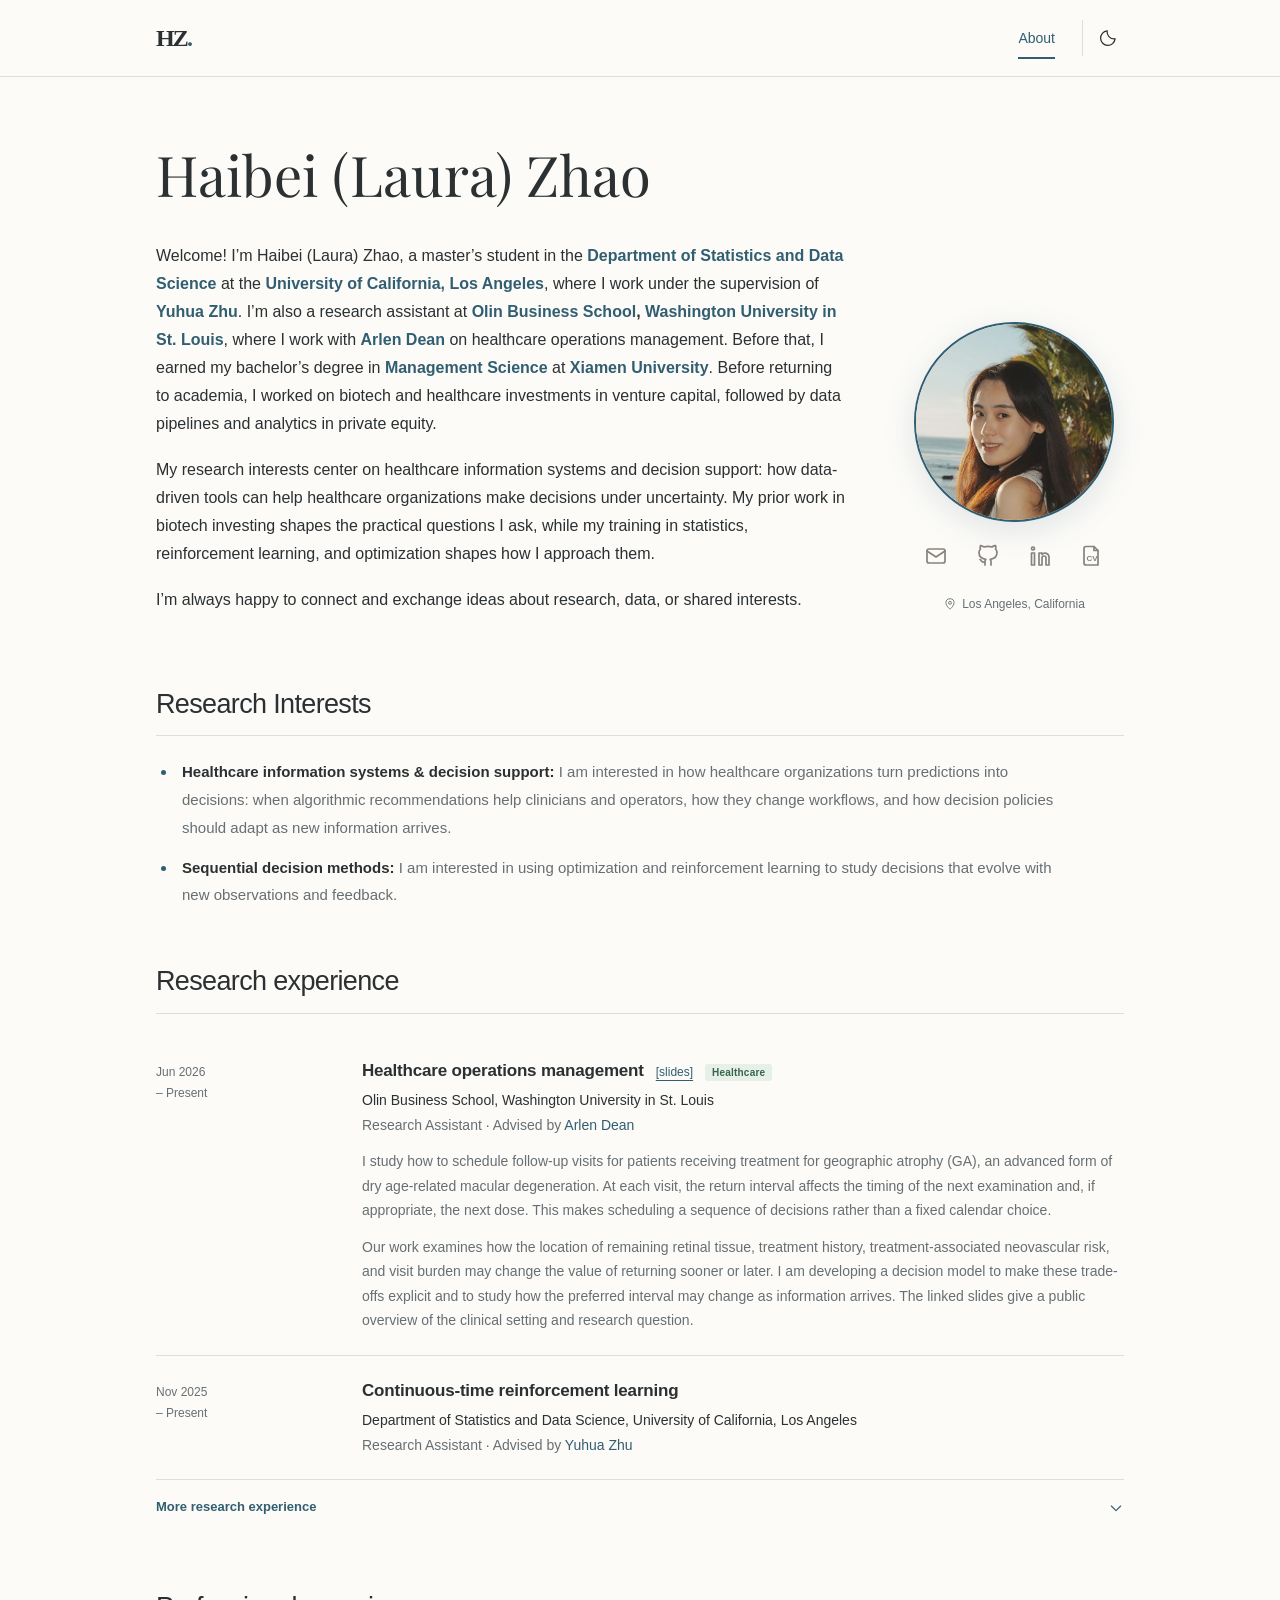
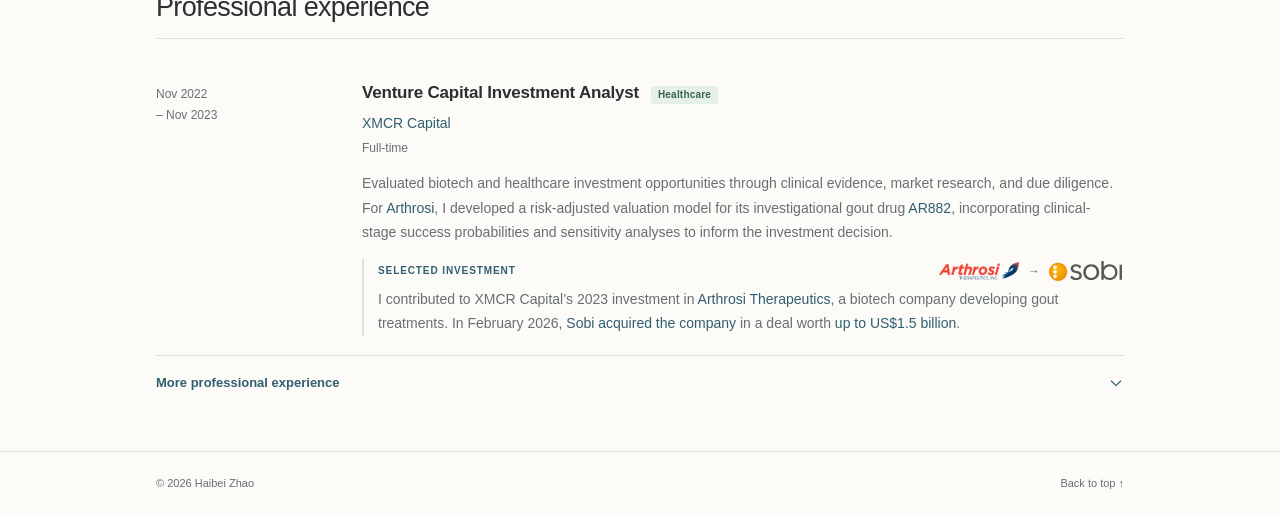
<file: index.html>
<!doctype html>
<html lang="en" data-theme="light">
<head>
  <meta charset="utf-8">
  <meta name="viewport" content="width=device-width, initial-scale=1">
  <meta name="description" content="Haibei Zhao (Laura) is a UCLA statistics and data science master's student and Olin Business School research assistant studying healthcare decision support.">
  <meta name="theme-color" content="#fcfbf8">
  <meta name="google-site-verification" content="x5BuylZTZ8zBfkFLvsP7baR7ZtfeCw0J4Yvt_CWURV0">
  <meta property="og:title" content="Haibei Zhao (Laura) | UCLA Statistics &amp; Healthcare Research">
  <meta property="og:site_name" content="Haibei (Laura) Zhao">
  <meta property="og:description" content="UCLA statistics and data science master's student researching healthcare information systems and decision support.">
  <meta property="og:type" content="website">
  <meta property="og:url" content="https://haibeizhao.com/">
  <link rel="canonical" href="https://haibeizhao.com/">
  <script type="application/ld+json">
  {
    "@context": "https://schema.org",
    "@graph": [
      {
        "@type": "WebSite",
        "@id": "https://haibeizhao.com/#website",
        "name": "Haibei (Laura) Zhao",
        "alternateName": "Haibei Zhao",
        "url": "https://haibeizhao.com/"
      },
      {
        "@type": "Person",
        "@id": "https://haibeizhao.com/#person",
        "name": "Haibei Zhao",
        "alternateName": "Haibei (Laura) Zhao",
        "url": "https://haibeizhao.com/",
        "image": "https://haibeizhao.com/assets/headshot.jpg",
        "sameAs": [
          "https://www.linkedin.com/in/haibei-zhao-486a421a4/",
          "https://github.com/ZhaohaibeiLava"
        ]
      }
    ]
  }
  </script>
  <link rel="icon" href="assets/favicon.svg" type="image/svg+xml">
  <link rel="preload" href="assets/fonts/playfair-display-400.ttf" as="font" type="font/ttf" crossorigin>
  <link rel="stylesheet" href="styles.css?v=public-research-overview-20261111">
  <script src="theme.js"></script>
  <script src="script.js?v=single-page-nav" defer></script>
  <title>Haibei Zhao (Laura) | UCLA Statistics &amp; Healthcare Research</title>
</head>
<body>
  <a class="skip-link" href="#main">Skip to content</a>
  <header class="site-header">
    <div class="header-inner">
      <a class="wordmark" href="#about" aria-label="Haibei Zhao, home">HZ<span>.</span></a>
      <div class="header-controls">
        <nav id="navigation" aria-label="Main navigation">
          <a href="./" aria-current="page">About</a>
        </nav>
        <button class="icon-button theme-toggle" type="button" aria-label="Switch to dark theme" title="Switch theme">
          <svg class="moon" viewBox="0 0 24 24" fill="none" stroke="currentColor" stroke-width="1.5" aria-hidden="true"><path d="M20.5 13.1A8.7 8.7 0 0 1 10.9 3.5 8.7 8.7 0 1 0 20.5 13.1Z"/></svg>
          <svg class="sun" viewBox="0 0 24 24" fill="none" stroke="currentColor" stroke-width="1.5" aria-hidden="true"><circle cx="12" cy="12" r="4"/><path d="M12 2v2m0 16v2M2 12h2m16 0h2M4.9 4.9l1.4 1.4m11.4 11.4 1.4 1.4M4.9 19.1l1.4-1.4M17.7 6.3l1.4-1.4"/></svg>
        </button>
      </div>
    </div>
  </header>

  <main id="main" class="page">
    <section id="about" class="about section-anchor" aria-labelledby="name">
      <div class="intro-heading">
        <h1 id="name">Haibei (Laura) Zhao</h1>
      </div>
      <div class="intro-layout">
        <div class="biography">
          <p>Welcome! I’m Haibei (Laura) Zhao, a master’s student in the <strong><a href="https://statistics.ucla.edu/" target="_blank" rel="noopener noreferrer">Department of Statistics and Data Science</a></strong> at the <strong><a href="https://www.ucla.edu/" target="_blank" rel="noopener noreferrer">University of California, Los Angeles</a></strong>, where I work under the supervision of <strong><a href="https://www.yuhuazhu.org/" target="_blank" rel="noopener noreferrer">Yuhua Zhu</a></strong>. I’m also a research assistant at <strong><a href="https://olin.washu.edu/" target="_blank" rel="noopener noreferrer">Olin Business School</a>, <a href="https://washu.edu/" target="_blank" rel="noopener noreferrer">Washington University in St. Louis</a></strong>, where I work with <strong><a href="https://arlendean.com/" target="_blank" rel="noopener noreferrer">Arlen Dean</a></strong> on healthcare operations management. Before that, I earned my bachelor’s degree in <strong class="accent-strong">Management Science</strong> at <strong><a href="https://en.xmu.edu.cn/" target="_blank" rel="noopener noreferrer">Xiamen University</a></strong>. Before returning to academia, I worked on biotech and healthcare investments in venture capital, followed by data pipelines and analytics in private equity.</p>
          <p>My research interests center on healthcare information systems and decision support: how data-driven tools can help healthcare organizations make decisions under uncertainty. My prior work in biotech investing shapes the practical questions I ask, while my training in statistics, reinforcement learning, and optimization shapes how I approach them.</p>
          <p>I’m always happy to connect and exchange ideas about research, data, or shared interests.</p>
        </div>
        <aside class="profile" aria-label="At a glance">
          <img class="profile-portrait" src="assets/headshot.jpg" alt="Haibei Zhao" width="1278" height="1276" fetchpriority="high">
          <div class="social-links" role="group" aria-label="Contact links">
            <a class="social-link" href="mailto:haibeizhao@ucla.edu" aria-label="Email Haibei Zhao" title="haibeizhao@ucla.edu"><svg viewBox="0 0 24 24" fill="none" stroke="currentColor" stroke-width="1.7" stroke-linecap="round" stroke-linejoin="round" aria-hidden="true" focusable="false"><rect x="3" y="5" width="18" height="14" rx="2"/><path d="m3 7 9 6 9-6"/></svg></a>
            <a class="social-link" href="https://github.com/ZhaohaibeiLava" aria-label="Haibei Zhao on GitHub" title="GitHub" target="_blank" rel="noopener noreferrer"><svg viewBox="0 0 24 24" fill="none" stroke="currentColor" stroke-width="1.7" stroke-linecap="round" stroke-linejoin="round" aria-hidden="true" focusable="false"><path d="M9 21v-3.2a3.7 3.7 0 0 1 .8-2.4c-3.3-.4-6.8-1.6-6.8-6.8a5.2 5.2 0 0 1 1.4-3.6 4.8 4.8 0 0 1 .1-3.4s1.1-.3 3.5 1.4a12.5 12.5 0 0 1 8 0c2.4-1.7 3.5-1.4 3.5-1.4a4.8 4.8 0 0 1 .1 3.4A5.2 5.2 0 0 1 21 8.6c0 5.2-3.5 6.4-6.8 6.8a3.7 3.7 0 0 1 .8 2.4V21M9 18c-3.5 1-3.5-2-5-2.5"/></svg></a>
            <a class="social-link" href="https://www.linkedin.com/in/haibei-zhao-486a421a4/" aria-label="Haibei Zhao on LinkedIn" title="LinkedIn" target="_blank" rel="noopener noreferrer"><svg viewBox="0 0 24 24" fill="none" stroke="currentColor" stroke-width="1.7" stroke-linecap="round" stroke-linejoin="round" aria-hidden="true" focusable="false"><circle cx="5" cy="4.5" r="1.5"/><path d="M3.5 9h3v12h-3zM11 9h3v1.5a4 4 0 0 1 7 2.5v8h-3v-7a2 2 0 0 0-4 0v7h-3z"/></svg></a>
            <a class="social-link" href="mailto:haibeizhao@ucla.edu?subject=CV%20request%20via%20website&amp;body=Hello%20Haibei%2C%0A%0AI%20would%20like%20to%20request%20a%20copy%20of%20your%20CV.%0A%0AThank%20you." aria-label="Request Haibei Zhao's CV by email" title="Request CV by email"><svg viewBox="0 0 24 24" fill="none" stroke="currentColor" stroke-width="1.7" stroke-linecap="round" stroke-linejoin="round" aria-hidden="true" focusable="false"><path d="M6 2.5h8l4 4V21H6a2 2 0 0 1-2-2V4.5a2 2 0 0 1 2-2Z"/><path d="M14 2.5v4h4"/><text x="6.4" y="16.5" fill="currentColor" stroke="none" font-family="Arial, sans-serif" font-size="8" font-weight="700">CV</text></svg></a>
          </div>
          <div class="profile-caption">
            <span class="location"><svg viewBox="0 0 24 24" fill="none" stroke="currentColor" stroke-width="1.5" aria-hidden="true"><path d="M19 10c0 5-7 11-7 11S5 15 5 10a7 7 0 1 1 14 0Z"/><circle cx="12" cy="10" r="2.5"/></svg>Los Angeles, California</span>
          </div>
        </aside>
      </div>
    </section>

    <section id="current-focus" class="content-section section-anchor" aria-labelledby="focus-title">
      <div class="section-heading"><h2 id="focus-title">Research Interests</h2></div>
      <ul class="focus-list">
        <li><strong>Healthcare information systems &amp; decision support:</strong> I am interested in how healthcare organizations turn predictions into decisions: when algorithmic recommendations help clinicians and operators, how they change workflows, and how decision policies should adapt as new information arrives.</li>
        <li><strong>Sequential decision methods:</strong> I am interested in using optimization and reinforcement learning to study decisions that evolve with new observations and feedback.</li>
      </ul>
    </section>

    <section id="interests" class="content-section section-anchor research" aria-labelledby="interests-title">
      <div class="section-heading"><h2 id="interests-title">Research experience</h2></div>
      <article class="timeline-row research-row"><div class="date">Jun 2026 <br>– Present</div><div><div class="entry-heading"><h3>Healthcare operations management</h3><a class="research-resource-link" href="research/healthcare-operations.html?v=overview-expanded-20261111d" target="_blank" rel="noopener noreferrer" aria-label="Open public research overview slides for Healthcare operations management" title="Open public research overview slides">[slides]</a><ul class="topic-tags" aria-label="Fields"><li class="topic-tag topic-tag--healthcare">Healthcare</li></ul></div><p class="institution">Olin Business School, Washington University in St. Louis</p><p>Research Assistant · Advised by <a href="https://arlendean.com/" target="_blank" rel="noopener noreferrer">Arlen Dean</a></p><p class="research-detail">I study how to schedule follow-up visits for patients receiving treatment for geographic atrophy (GA), an advanced form of dry age-related macular degeneration. At each visit, the return interval affects the timing of the next examination and, if appropriate, the next dose. This makes scheduling a sequence of decisions rather than a fixed calendar choice.</p><p class="research-detail">Our work examines how the location of remaining retinal tissue, treatment history, treatment-associated neovascular risk, and visit burden may change the value of returning sooner or later. I am developing a decision model to make these trade-offs explicit and to study how the preferred interval may change as information arrives. The linked slides give a public overview of the clinical setting and research question.</p></div></article>
      <article class="timeline-row research-row"><div class="date">Nov 2025 <br>– Present</div><div><div class="entry-heading"><h3>Continuous-time reinforcement learning</h3></div><p class="institution">Department of Statistics and Data Science, University of California, Los Angeles</p><p>Research Assistant · Advised by <a href="https://www.yuhuazhu.org/" target="_blank" rel="noopener noreferrer">Yuhua Zhu</a></p></div></article>
      <details class="entry-disclosure">
        <summary>More research experience <svg viewBox="0 0 24 24" fill="none" stroke="currentColor" stroke-width="1.7" stroke-linecap="round" stroke-linejoin="round" aria-hidden="true" focusable="false"><path d="m5 9 7 7 7-7"/></svg></summary>
        <article class="timeline-row research-row"><div class="date">Jun 2026 <br>– Sep 2026</div><div><div class="entry-heading"><h3>Finance research</h3></div><p class="institution">Olin Business School, Washington University in St. Louis</p><p>Research Assistant · Advised by <a href="https://nishvats.github.io/" target="_blank" rel="noopener noreferrer">Nishant Vats</a></p></div></article>
      </details>
    </section>

    <section id="experience" class="content-section section-anchor" aria-labelledby="experience-title">
      <div class="section-heading"><h2 id="experience-title">Professional experience</h2></div>
      <article class="timeline-row professional-row">
        <div class="date">Nov 2022 <br>– Nov 2023</div>
        <div>
          <div class="entry-heading"><h3>Venture Capital Investment Analyst</h3><ul class="topic-tags" aria-label="Fields"><li class="topic-tag topic-tag--healthcare">Healthcare</li></ul></div>
          <p class="institution"><a href="https://xmcrcapital.cn/" target="_blank" rel="noopener noreferrer">XMCR Capital</a></p>
          <p class="role-meta">Full-time</p>
          <p class="experience-detail">Evaluated biotech and healthcare investment opportunities through clinical evidence, market research, and due diligence. For <a href="https://arthrosi.com/" target="_blank" rel="noopener noreferrer">Arthrosi</a>, I developed a risk-adjusted valuation model for its investigational gout drug <a href="https://arthrosi.com/arthrosi-announces-positive-topline-results-for-ar882-phase-2b-study/" target="_blank" rel="noopener noreferrer">AR882</a>, incorporating clinical-stage success probabilities and sensitivity analyses to inform the investment decision.</p>
          <p class="investment-update"><span class="investment-update-heading"><span class="investment-update-label">Selected investment</span><span class="investment-logos"><a class="investment-logo-link" href="https://arthrosi.com/" target="_blank" rel="noopener noreferrer" aria-label="Visit Arthrosi Therapeutics website"><img src="assets/logos/arthrosi.gif" alt="" width="80" height="18" loading="lazy" decoding="async"></a><span class="investment-logo-arrow" aria-hidden="true">→</span><a class="investment-logo-link" href="https://www.sobi.com/en" target="_blank" rel="noopener noreferrer" aria-label="Visit Sobi website"><img src="assets/logos/sobi.svg" alt="" width="73" height="20" loading="lazy" decoding="async"></a></span></span>I contributed to XMCR Capital’s 2023 investment in <a href="https://arthrosi.com/" rel="noopener noreferrer" target="_blank">Arthrosi Therapeutics</a>, a biotech company developing gout treatments. In February 2026, <a href="https://www.sobi.com/en" rel="noopener noreferrer" target="_blank">Sobi</a> <a href="https://www.sobi.com/en/press-releases/sobi-completes-acquisition-arthrosi-therapeutics-strengthening-pipeline-potential-treatment-gout-2424540" rel="noopener noreferrer" target="_blank">acquired the company</a> in a deal worth <a href="https://www.sobi.com/en/press-releases/sobi-acquire-arthrosi-therapeutics-strengthening-pipeline-potential-treatment-gout-2413046" rel="noopener noreferrer" target="_blank">up to US$1.5 billion</a>.</p>
        </div>
      </article>
      <details class="entry-disclosure">
        <summary>More professional experience <svg viewBox="0 0 24 24" fill="none" stroke="currentColor" stroke-width="1.7" stroke-linecap="round" stroke-linejoin="round" aria-hidden="true" focusable="false"><path d="m5 9 7 7 7-7"/></svg></summary>
        <article class="timeline-row professional-row"><div class="date">Nov 2023 <br>– Apr 2025</div><div><div class="entry-heading"><h3>Private Equity Investment Analyst</h3></div><p class="institution"><a href="https://www.aladdin-assets.com/" target="_blank" rel="noopener noreferrer">Aladdin Capital</a></p><p class="role-meta">Full-time</p></div></article>
        <article class="timeline-row professional-row"><div class="date">Jul 2022 <br>– Oct 2022</div><div><div class="entry-heading"><h3>Investment Banking Summer Intern</h3></div><p class="institution"><a href="https://en.cicc.com/" target="_blank" rel="noopener noreferrer">CICC</a></p><p class="role-meta">Internship</p></div></article>
        <article class="timeline-row professional-row"><div class="date">Dec 2021 <br>– May 2022</div><div><div class="entry-heading"><h3>Private Equity Investment Intern</h3></div><p class="institution"><a href="https://www.cdhfund.com/en/" target="_blank" rel="noopener noreferrer">CDH Investments</a></p><p class="role-meta">Internship</p></div></article>
        <article class="timeline-row professional-row"><div class="date">Sep 2021 <br>– Dec 2021</div><div><div class="entry-heading"><h3>Private Equity Investment Intern</h3></div><p class="institution"><a href="https://ccmc.csc108.com/" target="_blank" rel="noopener noreferrer">China Capital Management</a></p><p class="role-meta">Internship</p></div></article>
      </details>
    </section>

  </main>
  <footer class="site-footer"><div><span>© <span id="year">2026</span> Haibei Zhao</span><a href="#about">Back to top <span aria-hidden="true">↑</span></a></div></footer>
  <!-- Cloudflare Web Analytics -->
  <script type="module" src="https://static.cloudflareinsights.com/beacon.min.js" data-cf-beacon='{"token":"4b3d4e0dda4741c49b52940d77ad7714"}'></script>
  <!-- End Cloudflare Web Analytics -->
</body>
</html>
</file>
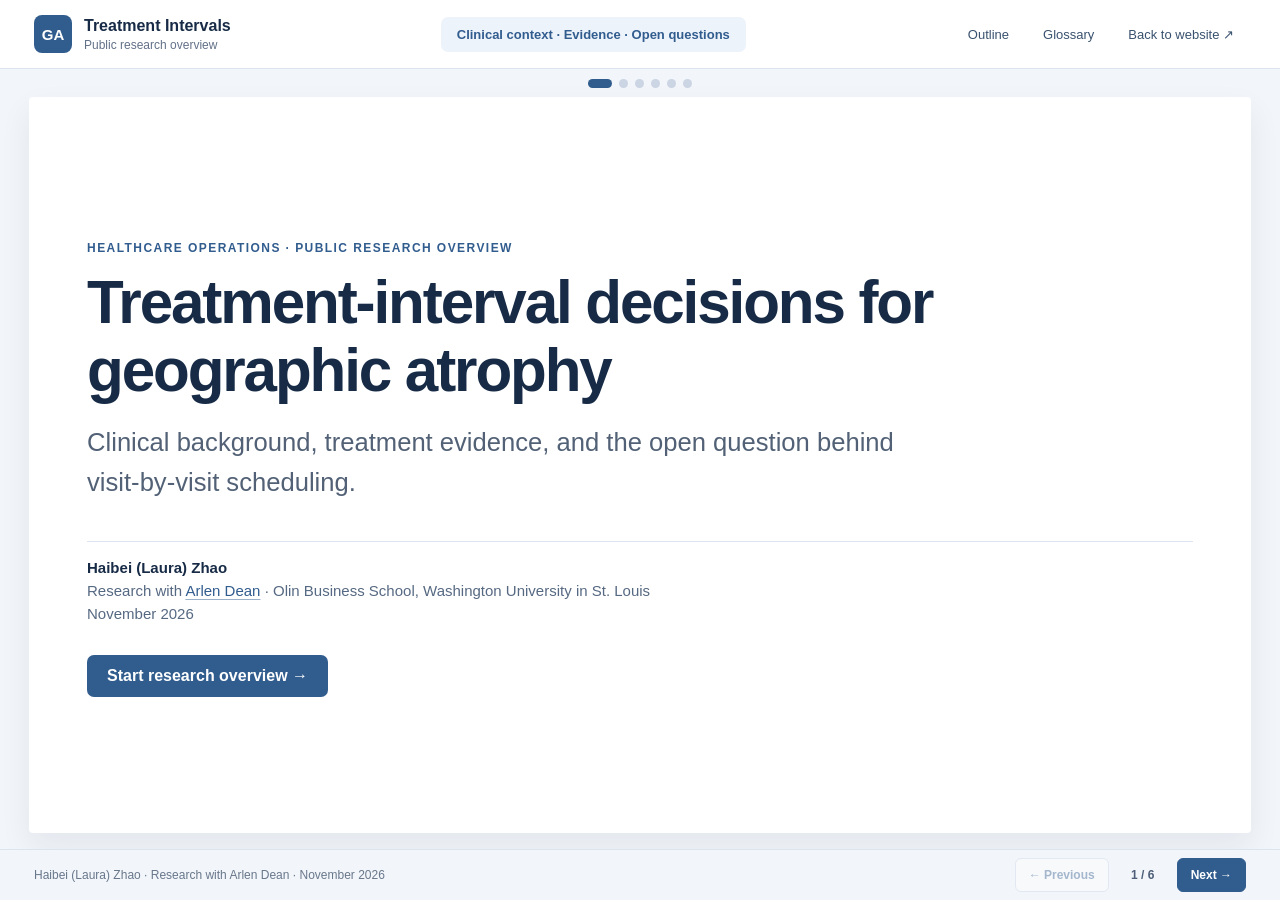
<file: research/healthcare-operations.html>
<!doctype html>
<html lang="en">
<head>
  <meta charset="utf-8">
  <meta name="viewport" content="width=device-width, initial-scale=1">
  <meta name="research-publication" content="overview-only">
  <meta name="description" content="Research overview: clinical context, treatment evidence, and open questions in geographic atrophy visit scheduling. Haibei (Laura) Zhao with Arlen Dean.">
  <meta name="theme-color" content="#f2f5f9">
  <link rel="canonical" href="https://haibeizhao.com/research/healthcare-operations.html">
  <title>Treatment-interval decisions for GA · Research overview</title>
  <style>
    :root{font-family:Inter,-apple-system,BlinkMacSystemFont,"Segoe UI",Arial,sans-serif;color:#172b46;background:#f2f5f9;font-synthesis:none}
    *{box-sizing:border-box}html{scroll-behavior:smooth}body{margin:0;min-width:320px}button{font:inherit}a{color:#315c8e;text-underline-offset:3px;text-decoration-color:#9bb1ca}a:hover{text-decoration-color:currentColor}button:focus-visible,a:focus-visible{outline:3px solid #e5a844;outline-offset:3px}.app{min-height:100svh;display:flex;flex-direction:column}.topbar{min-height:69px;padding:11px clamp(16px,3vw,34px);display:flex;align-items:center;justify-content:space-between;gap:20px;background:white;border-bottom:1px solid #dbe3ee}.brand{display:flex;align-items:center;gap:12px;color:#172b46;text-decoration:none;font-weight:700;font-size:16px;white-space:nowrap}.brand-mark{display:grid;place-items:center;width:38px;height:38px;background:#315c8e;color:white;border-radius:8px;font-size:15px}.brand-text small{display:block;font-size:12px;font-weight:400;color:#627188;margin-top:3px}.head-actions{display:flex;align-items:center;gap:10px}.head-actions button,.head-actions a{border:0;background:transparent;color:#3a526f;font-size:13px;padding:9px 12px;text-decoration:none;cursor:pointer;border-radius:6px}.head-actions button:hover,.head-actions a:hover{background:#edf3fa}.chapter{color:#315c8e;background:#edf3fb;padding:10px 16px;border-radius:7px;font-size:13px;font-weight:650}.dots{display:flex;align-items:center;justify-content:center;gap:7px;height:28px}.dot{width:9px;height:9px;padding:0;border-radius:50%;border:0;background:#cbd5e3;cursor:pointer}.dot[aria-current="true"]{width:24px;border-radius:9px;background:#315c8e}.dot:hover{background:#7897bc}.deck{flex:1;width:100%;padding:0 clamp(14px,2.3vw,34px) 10px;display:flex;align-items:stretch}.slide{background:#fff;border-radius:4px;box-shadow:0 14px 32px rgba(30,54,86,.07);padding:clamp(28px,3.8vw,55px) clamp(26px,4.5vw,66px);width:min(1400px,100%);margin:0 auto;min-height:530px;display:flex;flex-direction:column;animation:appear .22s ease-out}.slide[hidden]{display:none}@keyframes appear{from{opacity:.3;transform:translateY(5px)}to{opacity:1;transform:none}}.eyebrow{font-size:12px;letter-spacing:.12em;font-weight:700;text-transform:uppercase;color:#315c8e;margin:0 0 12px}.slide h1{font-size:clamp(33px,3.35vw,50px);letter-spacing:-.035em;line-height:1.17;margin:0 0 12px;font-weight:700}.subtitle{font-size:clamp(15px,1.3vw,18px);line-height:1.6;color:#526176;max-width:1050px;margin:0 0 26px}.slide h2{font-size:18px;line-height:1.3;margin:0 0 10px}.slide h3{font-size:16px;line-height:1.3;margin:0 0 8px}.slide p{line-height:1.55}.term{display:inline;padding:0;border:0;border-bottom:1px dotted #617d9e;color:inherit;background:none;cursor:help;font:inherit}.term:hover{color:#315c8e}.cover{justify-content:center}.cover h1{font-size:clamp(43px,5.1vw,72px);max-width:950px;line-height:1.13;margin:0 0 18px}.cover .subtitle{font-size:clamp(19px,2vw,26px);max-width:840px}.credit{border-top:1px solid #dce5ef;padding-top:20px;margin-top:36px;color:#566982;font-size:15px;line-height:1.7}.credit strong{color:#172b46}.start{align-self:flex-start;background:#315c8e;color:white;border:0;border-radius:7px;padding:12px 20px;font-weight:650;cursor:pointer;margin-top:28px}.start:hover{background:#204a7e}.pathway{display:flex;align-items:center;justify-content:center;gap:10px;margin:8px auto 25px;flex-wrap:wrap}.pathway span{background:#f5f7fa;border:1px solid #dce4ee;border-radius:7px;padding:9px 16px;font-size:14px;font-weight:650}.pathway span:last-child{background:#eaf1fa;border-color:#a9bdd4;color:#284c78}.pathway b{color:#8191a5}.grid{display:grid;grid-template-columns:repeat(2,minmax(0,1fr));gap:18px}.card{border:1px solid #d7e0ec;border-top:3px solid #7998bf;border-radius:5px;background:#f8fafd;padding:20px 22px;min-width:0}.card p{font-size:15px;margin:0 0 12px}.card p:last-child{margin-bottom:0}.card.green{background:#eef8f3;border-color:#c8dfd3;border-top-color:#6da68a}.card.blue{background:#edf3fb;border-color:#cbd9e9;border-top-color:#6c91c1}.card.warm{background:#fff8ec;border-color:#ead9b6;border-top-color:#cfa155}.bridge{border-left:3px solid #315c8e;background:#eef4fb;padding:13px 18px;border-radius:2px;margin:16px 0 0;font-size:15px;line-height:1.55}.sources{display:flex;flex-wrap:wrap;gap:7px 18px;font-size:12px;line-height:1.4;margin-top:auto;padding-top:15px;color:#6a778b}.sources a{white-space:normal}.small-note{color:#65758b;font-size:13px;line-height:1.5;margin:14px 0 0}.rate-label{font-size:12px;font-weight:650;margin:14px 0 9px;color:#3c4d62}.bar-row{display:grid;grid-template-columns:60px minmax(0,1fr) 35px;align-items:center;gap:8px;font-size:12px;margin:6px 0}.bar-track{height:8px;background:#e1e9f2;border-radius:3px;overflow:hidden}.bar-fill{display:block;height:100%;background:#557ba9;border-radius:3px}.bar-fill.sham{background:#94a7bd}.axis{display:flex;justify-content:space-between;margin:3px 36px 0 68px;color:#7a879a;font-size:10px}.cycle{display:grid;grid-template-columns:repeat(3,minmax(0,1fr));gap:18px;margin:6px 0 22px}.step{position:relative;border:1px solid #d7e0eb;border-top:3px solid #7998bf;background:#f8fafd;border-radius:5px;padding:19px 18px;min-width:0}.step:not(:last-child)::after{content:"→";position:absolute;right:-23px;top:46%;font-size:22px;color:#7690ae;z-index:1}.step strong{display:block;margin-bottom:8px}.step span{display:block;font-size:15px;line-height:1.55;color:#526176}.card .kicker{display:block;text-transform:uppercase;letter-spacing:.08em;font-size:11px;font-weight:700;color:#436a96;margin-bottom:8px}.literature{display:grid;grid-template-columns:repeat(3,minmax(0,1fr));gap:16px}.literature .card p{font-size:14px}.literature .card a{font-size:12px}.question{background:#eaf2fb;border-left:3px solid #315c8e;padding:16px 20px;margin:18px 0 0;border-radius:2px}.question h2{color:#315c8e;font-size:15px;margin:0 0 6px}.question p{margin:0;font-size:16px;line-height:1.6}.agenda{display:grid;grid-template-columns:repeat(3,minmax(0,1fr));gap:16px;margin:6px 0 18px}.agenda .card{min-height:170px}.agenda .card p{font-size:15px}.scope{font-size:13px;color:#62738b;background:#f5f7fa;border-left:3px solid #a6b6c9;padding:12px 16px;margin-top:auto}.footer{display:flex;justify-content:space-between;align-items:center;gap:20px;padding:12px clamp(16px,3vw,34px);font-size:12px;color:#68778b}.pager{display:flex;align-items:center;gap:10px}.pager button{border:1px solid #cad7e6;background:white;border-radius:6px;padding:9px 13px;color:#315c8e;cursor:pointer;font-weight:600}.pager button:hover:not(:disabled){background:#eaf1fa}.pager button:disabled{opacity:.4;cursor:default}.pager #next{background:#315c8e;border-color:#315c8e;color:#fff}.pager #next:hover:not(:disabled){background:#204a7e}.counter{min-width:48px;text-align:center;font-weight:700;color:#4e6079}.dialog{border:1px solid #b9cbe0;border-radius:10px;box-shadow:0 22px 75px rgba(14,32,57,.25);max-width:min(620px,calc(100vw - 32px));padding:28px}.dialog::backdrop{background:rgba(18,35,58,.45)}.dialog h2{font-size:23px;margin:0 0 12px}.dialog p{line-height:1.7;color:#526176}.dialog button.close{border:1px solid #c8d7e7;background:#f4f7fb;color:#315c8e;border-radius:5px;padding:8px 12px;cursor:pointer}.outline-list{display:grid;gap:8px;margin:20px 0}.outline-list button{text-align:left;border:1px solid #d7e0ec;background:#f7f9fc;border-radius:6px;color:#253c59;padding:11px 13px;cursor:pointer}.outline-list button:hover{background:#eaf1fa}@media(max-width:900px){.topbar{flex-wrap:wrap}.chapter{display:none}.slide{min-height:580px}.literature,.agenda{grid-template-columns:1fr}.literature .card,.agenda .card{min-height:0}.grid{grid-template-columns:1fr}.cycle{grid-template-columns:1fr}.step:not(:last-child)::after{content:"↓";right:16px;top:auto;bottom:-23px}.slide{padding:29px 24px}.sources{margin-top:10px}.footer{font-size:11px}}@media(max-width:550px){.topbar{gap:4px}.head-actions{margin-left:auto}.head-actions a{display:none}.head-actions button{padding:8px}.brand{font-size:14px}.slide h1{font-size:31px}.cover h1{font-size:42px}.subtitle{font-size:15px}.card{padding:16px}.bar-row{grid-template-columns:55px minmax(0,1fr) 28px}.footer>span{display:none}.footer{justify-content:flex-end}.pathway span{font-size:12px;padding:7px 9px}}@media(prefers-reduced-motion:reduce){html{scroll-behavior:auto}.slide{animation:none}}@media print{.topbar,.dots,.footer,.dialog{display:none!important}.deck{display:block;padding:0}.slide,.slide[hidden]{display:flex;min-height:90vh;box-shadow:none;break-after:page;animation:none}.slide:last-child{break-after:auto}}
    @media(min-width:901px){.slide{min-height:500px;padding-top:30px;padding-bottom:24px}.slide .subtitle{margin-bottom:18px}.pathway{margin:0 auto 17px}.card{padding:16px 18px}.bridge{margin-top:12px;padding:10px 14px}.sources{padding-top:10px}.question{margin-top:12px;padding:12px 16px}.credit{margin-top:20px;padding-top:14px}.start{margin-top:15px}.cover h1{font-size:clamp(41px,4.7vw,66px)}.footer{padding-top:8px;padding-bottom:8px}}
    .app{padding-bottom:57px}.footer{position:fixed;left:0;right:0;bottom:0;z-index:5;background:#f2f5f9;border-top:1px solid #dbe3ee}
  </style>
</head>
<body>
<div class="app">
  <header class="topbar">
    <a class="brand" href="../index.html#interests" aria-label="Back to Haibei Zhao's research experience"><span class="brand-mark">GA</span><span class="brand-text">Treatment Intervals<small>Public research overview</small></span></a>
    <span class="chapter">Clinical context · Evidence · Open questions</span>
    <div class="head-actions"><button id="outline-button" type="button">Outline</button><button id="glossary-button" type="button">Glossary</button><a href="../index.html#interests">Back to website ↗</a></div>
  </header>
  <nav class="dots" id="dots" aria-label="Slides"></nav>
  <main class="deck" id="main">
    <section class="slide cover" aria-labelledby="cover-title">
      <p class="eyebrow">Healthcare operations · Public research overview</p>
      <h1 id="cover-title">Treatment-interval decisions for geographic atrophy</h1>
      <p class="subtitle">Clinical background, treatment evidence, and the open question behind visit-by-visit scheduling.</p>
      <p class="credit"><strong>Haibei (Laura) Zhao</strong><br>Research with <a href="https://arlendean.com/">Arlen Dean</a> · Olin Business School, Washington University in St. Louis<br>November 2026</p>
      <button class="start" type="button" data-next>Start research overview →</button>
    </section>

    <section class="slide" aria-labelledby="pathway-title">
      <p class="eyebrow">01 · Clinical background</p>
      <h1 id="pathway-title">Dry and wet <button class="term" data-term="AMD">AMD</button></h1>
      <p class="subtitle">AMD affects the macula. As the disease advances, an eye can develop geographic atrophy, neovascular AMD, or both.</p>
      <div class="pathway" aria-label="Possible progression from early to late AMD"><span>Early AMD</span><b>→</b><span>Intermediate AMD</span><b>→</b><span>Late AMD</span></div>
      <div class="grid">
        <div class="card green"><h2><button class="term" data-term="GA">GA</button> · Late dry AMD</h2><p>Retinal tissue is lost in patches. Lesions can enlarge toward the fovea and impair central vision.</p><p><strong>Our research starts here:</strong> before the first CNV event in the treated eye.</p></div>
        <div class="card blue"><h2><button class="term" data-term="nAMD">nAMD</button> · Wet AMD</h2><p>Abnormal blood vessels can leak fluid or blood and damage the macula. Anti-VEGF treatment helps control leakage.</p><p>Clinical management changes if CNV is detected.</p></div>
      </div>
      <p class="bridge">If <button class="term" data-term="CNV">CNV</button> develops in an eye with GA, the atrophy remains. A scheduling decision can affect when the event is detected.</p>
      <div class="sources"><a href="https://pubmed.ncbi.nlm.nih.gov/23332590/" target="_blank" rel="noopener noreferrer">Ferris et al. · AMD classification ↗</a><a href="https://pubmed.ncbi.nlm.nih.gov/10328389/" target="_blank" rel="noopener noreferrer">Sunness et al. · CNV in eyes with GA ↗</a><a href="https://www.nei.nih.gov/eye-health-information/eye-conditions-and-diseases/age-related-macular-degeneration/treatments-wet-amd-advanced-neovascular-amd" target="_blank" rel="noopener noreferrer">National Eye Institute · Wet AMD care ↗</a></div>
    </section>

    <section class="slide" aria-labelledby="treatment-title">
      <p class="eyebrow">02 · Treatment evidence</p>
      <h1 id="treatment-title">Current <button class="term" data-term="GA">GA</button> treatments</h1>
      <p class="subtitle">Two U.S.-approved complement inhibitors slow GA lesion growth and have a neovascular safety signal. Pegcetacoplan motivates our interval question.</p>
      <div class="grid">
        <div class="card blue"><h2>Pegcetacoplan (Syfovre)</h2><p><strong>C3 inhibitor.</strong> OAKS and DERBY compared monthly and every-other-month dosing from baseline. The U.S. label specifies 25–60 days between doses.</p><div class="rate-label">Reported nAMD or CNV by month 24</div><div class="bar-row"><span>Monthly</span><span class="bar-track"><span class="bar-fill" style="width:80%"></span></span><strong>12%</strong></div><div class="bar-row"><span>EOM</span><span class="bar-track"><span class="bar-fill" style="width:47%"></span></span><strong>7%</strong></div><div class="bar-row"><span>Sham</span><span class="bar-track"><span class="bar-fill sham" style="width:20%"></span></span><strong>3%</strong></div><div class="axis"><span>0%</span><span>15%</span></div><div class="sources"><a href="https://dailymed.nlm.nih.gov/dailymed/lookup.cfm?setid=b4434e61-9ec9-4e0e-bd60-45aaa0a87e64" target="_blank" rel="noopener noreferrer">U.S. label §§2.2, 5.3 ↗</a><a href="https://pubmed.ncbi.nlm.nih.gov/37865470/" target="_blank" rel="noopener noreferrer">OAKS / DERBY ↗</a></div></div>
        <div class="card"><h2>Avacincaptad pegol (Izervay)</h2><p><strong>C5 inhibitor.</strong> GATHER2 found slower lesion growth in year 1. The U.S. label specifies approximately monthly dosing.</p><div class="rate-label">Reported nAMD or CNV by month 12</div><div class="bar-row"><span>Monthly</span><span class="bar-track"><span class="bar-fill" style="width:47%"></span></span><strong>7%</strong></div><div class="bar-row"><span>Sham</span><span class="bar-track"><span class="bar-fill sham" style="width:27%"></span></span><strong>4%</strong></div><div class="axis"><span>0%</span><span>15%</span></div><div class="sources"><a href="https://dailymed.nlm.nih.gov/dailymed/drugInfo.cfm?setid=1642fe6a-dc26-4d20-ae6e-654af744e3bd" target="_blank" rel="noopener noreferrer">U.S. label §§2.2, 5.2 ↗</a><a href="https://pubmed.ncbi.nlm.nih.gov/37696275/" target="_blank" rel="noopener noreferrer">GATHER2 ↗</a></div></div>
      </div>
      <p class="small-note">The bars summarize separate trial programs and different follow-up periods; they are not a head-to-head comparison. The EMA declined European authorization for Syfovre in 2024, citing uncertainty about functional benefit and safety concerns. <a href="https://www.ema.europa.eu/en/medicines/human/EPAR/syfovre" target="_blank" rel="noopener noreferrer">EMA assessment ↗</a></p>
    </section>

    <section class="slide" aria-labelledby="decision-title">
      <p class="eyebrow">03 · Decision setting</p>
      <h1 id="decision-title">Why choose the next interval at each visit?</h1>
      <p class="subtitle">For an eye with GA, the selected interval sets the timing of the next examination and, if that examination is negative, the next dose.</p>
      <div class="cycle" aria-label="One treatment scheduling cycle">
        <div class="step"><strong>Today’s visit</strong><span>Observe the lesion pattern and treatment history. Give the scheduled dose.</span></div>
        <div class="step"><strong>Choose the return date</strong><span>An earlier return may bring an earlier dose or earlier detection of CNV.</span></div>
        <div class="step"><strong>At the next examination</strong><span>If CNV is absent, reassess and choose again. If detected, the care pathway changes.</span></div>
      </div>
      <div class="grid"><div class="card green"><h2>GA functional protection</h2><p>The value of another dose may depend on how much tissue remains at risk and where that tissue is located.</p></div><div class="card warm"><h2>CNV risk and consequences</h2><p>Treatment-related risk and the time until examination both matter when weighing a shorter against a longer interval.</p></div></div>
      <p class="small-note">Conceptual research schematic; it is not an individualized treatment recommendation.</p>
    </section>

    <section class="slide" aria-labelledby="gap-title">
      <p class="eyebrow">04 · Research gap</p>
      <h1 id="gap-title">The gap in GA interval scheduling</h1>
      <p class="subtitle">We study complement-inhibitor scheduling for GA before the first CNV event in the treated eye. Existing work informs different parts of this decision.</p>
      <div class="literature">
        <div class="card"><h2>Scheduling in established nAMD</h2><p>During anti-VEGF care, DeRoos et al. learn a patient’s maximum safe treatment interval from fluid recurrence by the next visit.</p><a href="https://journals.sagepub.com/doi/10.1177/10591478241281077" target="_blank" rel="noopener noreferrer">DeRoos et al. · MSTI ↗</a></div>
        <div class="card"><h2>GA cost-effectiveness</h2><p>Patel et al. compare fixed monthly and every-other-month regimens using GA-related utility and CNV treatment costs. Cummings Joyner et al. examine an extrafoveal subgroup.</p><a href="https://pubmed.ncbi.nlm.nih.gov/37572871/" target="_blank" rel="noopener noreferrer">Patel et al. ↗</a> · <a href="https://www.ispor.org/docs/default-source/euro2023/isporeuropestevensee714-poster133629-pdf.pdf?sfvrsn=3f1999fa_0" target="_blank" rel="noopener noreferrer">Cummings Joyner et al. ↗</a></div>
        <div class="card"><h2>Spatial GA progression</h2><p>Vogl et al. estimate local lesion growth and response to pegcetacoplan using spatial features, including distance to the fovea.</p><a href="https://pubmed.ncbi.nlm.nih.gov/35948209/" target="_blank" rel="noopener noreferrer">Vogl et al. ↗</a></div>
      </div>
      <div class="question"><h2>The open decision question</h2><p>As retinal status and treatment history change, when should the next visit be sooner or later, given the trade-off between GA protection and first-event CNV risk?</p></div>
    </section>

    <section class="slide" aria-labelledby="aim-title">
      <p class="eyebrow">05 · Research direction</p>
      <h1 id="aim-title">Dynamic interval decisions for GA</h1>
      <p class="subtitle">Our goal is to connect the state of tissue that can still be protected with the value of returning sooner.</p>
      <div class="agenda"><div class="card blue"><span class="kicker">Decision</span><h2>Choose at each visit</h2><p>Use the current retinal status and treatment history to choose the next interval, then update the decision as new observations arrive.</p></div><div class="card green"><span class="kicker">Trade-off</span><h2>Balance benefit and harm</h2><p>Consider GA-related functional protection alongside treatment-associated CNV risk, its consequences, and the burden of additional visits.</p></div><div class="card warm"><span class="kicker">Open questions</span><h2>Understand when choices change</h2><p>Which states favor a shorter or longer return? How much decision loss might arise if treatment-induced CNV risk is ignored?</p></div></div>
      <p class="scope">This public overview presents the clinical motivation and research questions.</p>
    </section>
  </main>
  <footer class="footer"><span>Haibei (Laura) Zhao · Research with Arlen Dean · November 2026</span><div class="pager"><button id="prev" type="button" aria-label="Previous slide">← Previous</button><span id="counter" class="counter" aria-live="polite">1 / 6</span><button id="next" type="button" aria-label="Next slide">Next →</button></div></footer>
</div>
<dialog id="outline-dialog" class="dialog" aria-labelledby="outline-title"><h2 id="outline-title">Slide outline</h2><div id="outline-list" class="outline-list"></div><button class="close" type="button" data-close>Close</button></dialog>
<dialog id="glossary-dialog" class="dialog" aria-labelledby="glossary-title"><h2 id="glossary-title">Terms in this overview</h2><p><strong>AMD</strong> · Age-related macular degeneration.</p><p><strong>GA</strong> · Geographic atrophy, a late form of dry AMD.</p><p><strong>nAMD</strong> · Neovascular, or wet, AMD.</p><p><strong>CNV</strong> · Choroidal neovascularization, abnormal blood-vessel growth beneath the retina.</p><p><strong>EOM</strong> · Every other month.</p><p><strong>Anti-VEGF</strong> · Treatment targeting vascular endothelial growth factor to control abnormal blood-vessel activity.</p><button class="close" type="button" data-close>Close</button></dialog>
<dialog id="term-dialog" class="dialog" aria-labelledby="term-title"><h2 id="term-title"></h2><p id="term-definition"></p><button class="close" type="button" data-close>Close</button></dialog>
<script>
(()=>{const slides=[...document.querySelectorAll('.slide')],titles=['Overview','Dry and wet AMD','Current GA treatments','The next-visit decision','The research gap','Dynamic interval decisions'],dots=document.getElementById('dots'),counter=document.getElementById('counter'),prev=document.getElementById('prev'),next=document.getElementById('next'),outline=document.getElementById('outline-dialog'),glossary=document.getElementById('glossary-dialog'),termDialog=document.getElementById('term-dialog'),definitions={AMD:'Age-related macular degeneration, a condition affecting the central retina.',GA:'Geographic atrophy, a late form of dry age-related macular degeneration.',nAMD:'Neovascular (wet) age-related macular degeneration.',CNV:'Choroidal neovascularization: abnormal blood-vessel growth beneath the retina.'};let current=0;function show(i){current=Math.max(0,Math.min(slides.length-1,i));slides.forEach((s,n)=>s.hidden=n!==current);[...dots.children].forEach((d,n)=>d.setAttribute('aria-current',String(n===current)));counter.textContent=`${current+1} / ${slides.length}`;prev.disabled=current===0;next.disabled=current===slides.length-1;document.title=`${titles[current]} · GA Research Overview`;history.replaceState(null,'',`${location.pathname}${location.search}#slide=${current+1}`);window.scrollTo(0,0)}titles.forEach((title,i)=>{const b=document.createElement('button');b.type='button';b.className='dot';b.title=`${i+1}. ${title}`;b.setAttribute('aria-label',`${i+1}. ${title}`);b.addEventListener('click',()=>show(i));dots.append(b);const item=document.createElement('button');item.type='button';item.textContent=`${String(i+1).padStart(2,'0')} · ${title}`;item.addEventListener('click',()=>{outline.close();show(i)});document.getElementById('outline-list').append(item)});prev.addEventListener('click',()=>show(current-1));next.addEventListener('click',()=>show(current+1));document.querySelector('[data-next]').addEventListener('click',()=>show(current+1));document.getElementById('outline-button').addEventListener('click',()=>outline.showModal());document.getElementById('glossary-button').addEventListener('click',()=>glossary.showModal());document.querySelectorAll('[data-close]').forEach(b=>b.addEventListener('click',()=>b.closest('dialog').close()));document.querySelectorAll('.term').forEach(b=>b.addEventListener('click',()=>{const term=b.dataset.term;document.getElementById('term-title').textContent=term;document.getElementById('term-definition').textContent=definitions[term]||'';termDialog.showModal()}));document.addEventListener('keydown',e=>{if(e.altKey||e.ctrlKey||e.metaKey||document.querySelector('dialog[open]'))return;if(e.key==='ArrowRight'){e.preventDefault();show(current+1)}else if(e.key==='ArrowLeft'){e.preventDefault();show(current-1)}});const initial=Number(location.hash.match(/^#slide=(\d+)$/)?.[1]||1);show(initial-1)})();
</script>
<script type="module" src="https://static.cloudflareinsights.com/beacon.min.js" data-cf-beacon='{"token":"4b3d4e0dda4741c49b52940d77ad7714"}'></script>
</body>
</html>
</file>
<file: styles.css>
@font-face{font-family:"Playfair Display";font-style:normal;font-weight:400;font-display:swap;src:url("assets/fonts/playfair-display-400.ttf") format("truetype")}
/* A quiet academic layout, inspired by the supplied reference website. */
:root{color-scheme:light;--bg:#fcfbf8;--text:#2b3032;--muted:#676f73;--accent:#315e71;--line:#dedfd9;--soft:#eff1eb;--portrait:#e7ece7;--portrait-ink:#496555;--header:rgba(252,251,248,.96);--tag:#f0f1ec;--social:#87827e}
:root[data-theme=dark]{color-scheme:dark;--bg:#191e21;--text:#e6e8e6;--muted:#a5afaf;--accent:#9ec4d3;--line:#384246;--soft:#222c2c;--portrait:#2e4038;--portrait-ink:#d0dfcf;--header:rgba(25,30,33,.96);--tag:#293336;--social:#b5bcba}
*{box-sizing:border-box}
html{scroll-behavior:smooth;scroll-padding-top:100px}
body{margin:0;background:var(--bg);color:var(--text);font-family:-apple-system,BlinkMacSystemFont,"Segoe UI",Arial,sans-serif;font-size:16px;line-height:1.75;-webkit-font-smoothing:antialiased}
a{color:var(--accent);text-decoration:none;text-underline-offset:4px}
a:hover{text-decoration:underline}
button{font:inherit}
button,a{-webkit-tap-highlight-color:transparent}
:focus-visible{outline:2px solid var(--accent);outline-offset:5px;border-radius:2px}
svg{width:20px;height:20px;flex-shrink:0}
.skip-link{position:fixed;top:-80px;left:16px;padding:8px 16px;background:var(--bg);z-index:100}
.skip-link:focus{top:10px}
.site-header{position:sticky;top:0;z-index:20;border-bottom:1px solid var(--line);background:var(--header);backdrop-filter:blur(12px)}
.header-inner{max-width:1016px;margin:auto;min-height:76px;padding:0 24px;display:flex;align-items:center;justify-content:space-between}
.wordmark{color:var(--text);font-family:Georgia,"Times New Roman",serif;font-size:24px;letter-spacing:-1.8px;font-weight:700}
.wordmark span{color:var(--accent)}
.wordmark:hover{text-decoration:none}
.header-controls{display:flex;align-items:center;gap:27px}
nav{display:flex;align-items:center;gap:27px}
nav a{position:relative;font-size:14px;color:var(--muted);padding:24px 0}
nav a[aria-current]{color:var(--accent)}
nav a[aria-current]:after{content:"";position:absolute;height:2px;bottom:15px;left:0;right:0;background:var(--accent)}
.icon-button{border:0;background:none;color:var(--text);width:36px;height:36px;display:grid;place-items:center;cursor:pointer;border-radius:50%}
.icon-button:hover{background:var(--soft)}
.theme-toggle{border-left:1px solid var(--line);border-radius:0;padding-left:14px;width:42px}
.sun{display:none}
[data-theme=dark] .moon{display:none}
[data-theme=dark] .sun{display:block}
.page{max-width:1016px;margin:0 auto;padding:62px 24px 0}
.eyebrow,.section-label,.work-category{font-size:10px;letter-spacing:1.55px;font-weight:600}
.eyebrow{color:var(--muted);margin:0 0 17px}
h1{font-family:"Playfair Display",Georgia,serif;font-size:56px;font-weight:400;letter-spacing:normal;line-height:1.25;margin:0 0 13px}
.about{position:relative}
.intro-layout{display:grid;grid-template-columns:minmax(0,1fr) 220px;gap:58px;margin-top:33px}
.biography p{margin:0 0 18px}
.biography strong{font-weight:600}
.biography .accent-strong{color:var(--accent)}
.profile{position:absolute;right:0;bottom:18px;width:220px;display:flex;flex-direction:column;align-items:center}
.text-link{display:inline-flex;align-items:center;gap:8px;font-size:14px;font-weight:500}
.social-links{display:flex;align-items:center;justify-content:center;gap:8px;margin:12px 0 0}
.social-link{width:44px;height:44px;display:inline-flex;align-items:center;justify-content:center;color:var(--social);border-radius:3px;transition:color .15s ease}
.social-link svg{width:24px;height:24px}
.social-link:hover,.social-link:focus-visible{color:var(--accent);text-decoration:none}

.profile-portrait{display:block;width:200px;height:200px;object-fit:cover;object-position:center;background:var(--portrait);border:2px solid var(--accent);border-radius:50%;box-shadow:0 8px 32px rgba(49,94,113,.14);animation:portrait-float 4s ease-in-out infinite}
@keyframes portrait-float{0%,100%{transform:translateY(0)}50%{transform:translateY(-8px)}}
.profile-caption{display:flex;flex-direction:column;font-size:12px;line-height:1.7;gap:4px;padding-top:10px;color:var(--muted);text-align:center}
.location{display:flex;align-items:center;justify-content:center;gap:5px;margin-top:6px;font-size:12px}
.location svg{width:14px;height:14px}
.content-section{margin-top:54px}
.section-heading{display:flex;justify-content:space-between;gap:18px;align-items:baseline;border-bottom:1px solid var(--line);padding-bottom:13px;margin-bottom:22px}
h2{font-size:27px;line-height:1.35;font-weight:450;letter-spacing:-.65px;margin:0}
.section-label{color:var(--muted);font-size:9px;letter-spacing:1.2px;text-align:right}


.focus-list{margin:0;padding-left:21px;max-width:900px;font-size:15px;line-height:1.85;color:var(--muted)}
.focus-list li{padding-left:5px}
.focus-list li+li{margin-top:12px}
.focus-list li::marker{color:var(--accent)}
.focus-list strong{font-weight:600;color:var(--text)}
.section-intro{color:var(--muted);font-size:14px;margin:0 0 10px}
.work-row{display:grid;grid-template-columns:178px minmax(0,1fr);gap:28px;padding:23px 0}
.work-row+.work-row{border-top:1px solid var(--line)}
.work-category{color:var(--muted);font-size:9px;letter-spacing:1.05px;padding-top:5px}
h3,h4{font-size:17px;line-height:1.5;font-weight:600;margin:0 0 5px;letter-spacing:-.2px}
.work-row p,.community-row p,.education-row p{margin:0;color:var(--muted);font-size:14px;line-height:1.75}
.tags{display:flex;gap:8px;flex-wrap:wrap;margin-top:12px}
.tags span{font-size:10px;letter-spacing:.15px;padding:1px 8px;background:var(--tag);color:var(--muted);border-radius:2px}
.section-link{margin-top:2px;font-size:13px}
.timeline-row{display:grid;grid-template-columns:178px minmax(0,1fr);gap:28px;padding:19px 0}
.timeline-row+.timeline-row{border-top:1px solid var(--line)}
.timeline-row p{font-size:14px;line-height:1.75;margin:0;color:var(--muted)}
.timeline-row .institution{color:var(--text)}
.timeline-row .role-meta{font-size:12px;margin-top:3px}
.timeline-row p.experience-detail{margin-top:12px}
.timeline-row p.research-detail{margin-top:12px}
.timeline-row p.investment-update{margin-top:14px;border-left:2px solid var(--line);padding-left:14px}
.investment-update-heading{display:flex;align-items:center;justify-content:space-between;flex-wrap:wrap;gap:8px;margin-bottom:4px}
.investment-update-label{display:block;color:var(--accent);font-size:10px;font-weight:700;letter-spacing:.09em;text-transform:uppercase}
.investment-logos{display:inline-flex;align-items:center;gap:7px;white-space:nowrap}
.investment-logo-link{display:inline-flex;align-items:center;justify-content:center;padding:2px;border-radius:2px;transition:opacity .15s ease}
.investment-logo-link:hover{opacity:.72}
.investment-logos img{display:block;object-fit:contain}
.investment-logo-arrow{font-size:12px;color:var(--muted);line-height:1}
[data-theme=dark] .investment-logos{background:#fcfbf8;border-radius:3px;padding:4px 6px}
[data-theme=dark] .investment-logo-arrow{color:#596064}
.entry-heading{display:flex;align-items:baseline;flex-wrap:wrap;column-gap:12px;row-gap:3px;margin-bottom:5px}
.entry-heading h3{margin:0}
.research-resource-link{font-size:12px;font-weight:500;line-height:1.5;white-space:nowrap;text-decoration:underline;text-decoration-thickness:1px}
.topic-tags{display:inline-flex;align-items:center;flex-wrap:wrap;gap:5px;list-style:none;margin:0;padding:0}
.topic-tag{display:inline-flex;align-items:center;white-space:nowrap;padding:1px 7px;border-radius:3px;font-size:10px;line-height:1.55;font-weight:600;letter-spacing:.02em}
.topic-tag--healthcare{color:#35664b;background:#e6efe8}
[data-theme=dark] .topic-tag--healthcare{color:#b7dbc2;background:#2b4034}


.research-row{padding:22px 0}
.entry-disclosure{border-top:1px solid var(--line)}
.entry-disclosure summary{display:flex;align-items:center;justify-content:space-between;gap:12px;list-style:none;padding:16px 0;color:var(--accent);font-size:13px;font-weight:600;cursor:pointer}
.entry-disclosure summary::-webkit-details-marker{display:none}
.entry-disclosure summary:hover{text-decoration:underline}
.entry-disclosure summary svg{width:16px;height:16px;transition:transform .2s ease}
.entry-disclosure[open] summary svg{transform:rotate(180deg)}
.entry-disclosure .timeline-row:first-of-type{padding-top:8px}
.project-highlights{margin-top:31px;padding-top:24px;border-top:1px solid var(--line)}
.subsection-heading{font-size:20px;font-weight:500;margin-bottom:9px}
.project-highlights .work-row{padding:18px 0}
.date{font-size:12px;color:var(--muted);font-variant-numeric:tabular-nums;white-space:nowrap;padding-top:4px}
.education-mark{font-size:19px;letter-spacing:-1px;font-weight:800;font-style:italic;color:var(--accent);padding-top:5px}
.community-row{display:grid;grid-template-columns:178px minmax(0,1fr);gap:28px;padding:18px 0}
.community-row+.community-row{border-top:1px solid var(--line)}
.community-row:first-of-type{padding-top:2px}
.community-row .text-link{font-size:12px;margin-top:7px}

.site-footer{margin-top:40px;border-top:1px solid var(--line);font-size:11px;color:var(--muted)}
.site-footer>div{max-width:1016px;margin:auto;padding:22px 24px;display:flex;justify-content:space-between;align-items:center}
.site-footer a{color:var(--muted)}
@media(min-width:1400px){.page{padding-top:76px}.intro-layout{margin-top:38px}.content-section{margin-top:58px}}
@media(max-width:760px){.header-inner{min-height:65px}.header-controls{gap:13px}nav{gap:18px}nav a{font-size:12px;padding:20px 0}.page{padding-top:40px}h1{font-size:42px}.intro-layout{gap:28px;grid-template-columns:minmax(0,1fr) 190px}.profile{width:190px}.profile-portrait{width:190px;height:190px}.profile-caption{font-size:11px}.biography{font-size:15px}.section-label{font-size:8px}.work-row,.community-row,.timeline-row{grid-template-columns:139px minmax(0,1fr);gap:20px}}
@media(max-width:580px){html{scroll-padding-top:90px}.header-inner{padding:0 22px}.header-controls{gap:13px}.theme-toggle{border:0;padding:0;width:36px}.page{padding:33px 22px 0}.eyebrow{font-size:8px;letter-spacing:1.1px;margin-bottom:16px}h1{font-size:clamp(24px,6.8vw,38px);letter-spacing:normal}.intro-layout{grid-template-columns:1fr;gap:27px;margin-top:26px}.profile{position:static;width:auto;grid-row:1;display:flex;flex-direction:column;align-items:center;gap:0}.profile-portrait{width:116px;height:116px}.profile .social-links{margin:10px 0 0}.profile-caption{padding:6px 0 0;font-size:11px;gap:3px;text-align:center}.location{font-size:10px;gap:3px;margin-top:5px}.location svg{width:11px;height:11px}.biography{font-size:15px;line-height:1.8}.biography p{margin-bottom:17px}.content-section{margin-top:40px}.section-heading{padding-bottom:11px;margin-bottom:18px}.section-label{display:none}h2{font-size:24px}.work-row{grid-template-columns:1fr;gap:8px;padding:21px 0}.work-category{padding:0;font-size:8px}.work-row p,.community-row p,.education-row p{font-size:13px}h3,h4{font-size:16px}.timeline-row{grid-template-columns:1fr;gap:8px;padding:20px 0}.timeline-row .date br{display:none}.timeline-row p{font-size:13px}.project-highlights{margin-top:22px}.subsection-heading{font-size:20px}.education-mark{display:none}.community-row{grid-template-columns:83px minmax(0,1fr);gap:15px}.date{font-size:10px}.community-row h3{font-size:15px}.site-footer>div{padding:21px 22px}}
/* The single About link represents this page at every viewport width. */
@media(max-width:760px){nav{position:static;display:flex;flex-direction:row;align-items:center;gap:0;padding:0;background:none;border:0}nav a{font-size:14px;padding:20px 0;font-weight:400}nav a[aria-current]:after{display:block;bottom:12px}.header-controls{gap:13px}}

@media(prefers-reduced-motion:reduce){html{scroll-behavior:auto}.profile-portrait{animation:none}.entry-disclosure summary svg{transition:none}}
@media print{.site-header,.site-footer,.social-links,.section-link{display:none}body{background:white;color:black;font-size:12px}.page{max-width:none;padding:0}.content-section{break-inside:avoid;margin-top:24px}.profile{display:none}.intro-layout{display:block}.profile-portrait{display:none}a{color:inherit}h1{font-size:35px}.section-label{display:none}}
</file>
